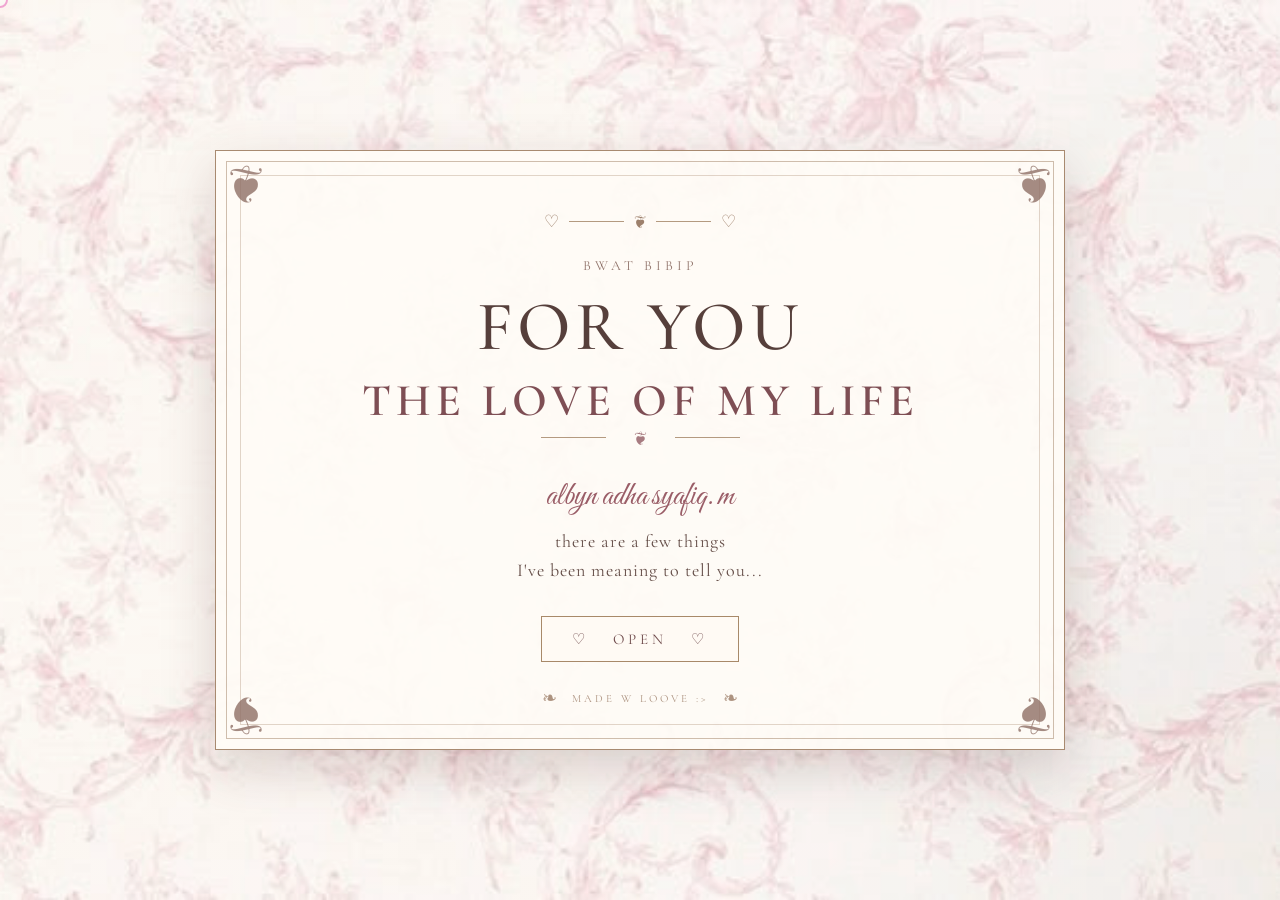
<file: index.html>
<!DOCTYPE html>
<html lang="en">

<head>
    <meta charset="UTF-8">
    <meta name="viewport" content="width=device-width, initial-scale=1.0">

    <title>For You, The Love of My Life</title>

    <!-- Google Fonts -->
    <link rel="preconnect" href="https://fonts.googleapis.com">
    <link rel="preconnect" href="https://fonts.gstatic.com" crossorigin>

    <link
        href="https://fonts.googleapis.com/css2?family=Cormorant+Garamond:wght@400;500;600;700&family=Great+Vibes&display=swap"
        rel="stylesheet"
    >

    <!-- CSS -->
    <link rel="stylesheet" href="style.css">
</head>


<body>

    
    <!-- =========================
         CUSTOM CURSOR
    ========================== -->

    <div class="custom-cursor"></div>


    <!-- =========================
         PAGE 1
    ========================== -->

    <main class="page page1">


        <!-- Main frame -->
        <section class="romance-frame">

            <!-- Corner ornaments -->
            <span class="corner top-left">❦</span>
            <span class="corner top-right">❦</span>

            <span class="corner bottom-left">❦</span>
            <span class="corner bottom-right">❦</span>


            <!-- Top ornament -->
            <div class="ornament">

                <span>♡</span>

                <span class="line"></span>

                <span>❦</span>

                <span class="line"></span>

                <span>♡</span>

            </div>


            <!-- =========================
                 MAIN CONTENT
            ========================== -->

            <div class="opening-content">

                <p class="eyebrow">
                    bwat bibip
                </p>


                <h1>
                    FOR YOU
                    <br>
                    <span>THE LOVE OF MY LIFE</span>
                </h1>


                <div class="divider">
                    <span>❦</span>
                </div>


                <p class="dedication">
                    albyn adha syafiq.m
                </p>


                <p class="message">
                    there are a few things
                    <br>
                    I've been meaning to tell you...
                </p>


                <!-- Open button -->
                <button id="openButton" type="button">
                    ♡ &nbsp; OPEN &nbsp; ♡
                </button>

            </div>


            <!-- Bottom decoration -->
            <div class="bottom-text">

                <span>❧</span>

                <p> made w loOve :> </p>

                <span>❧</span>

            </div>

        </section>

    </main>


    <!-- =========================
         AUDIO
    ========================== -->

    <!-- Click sound -->
    <audio id="clickSound" preload="auto">
        <source src="clicksound.mp3" type="audio/mpeg">
    </audio>


    <!-- La Vie En Rose -->
    <audio id="backgroundMusic" loop preload="auto">
        <source src="la-vie-en-rose.mp3" type="audio/mpeg">
    </audio>


    <!-- JAVASCRIPT -->
    <script src="script.js"></script>

</body>

</html>
</file>
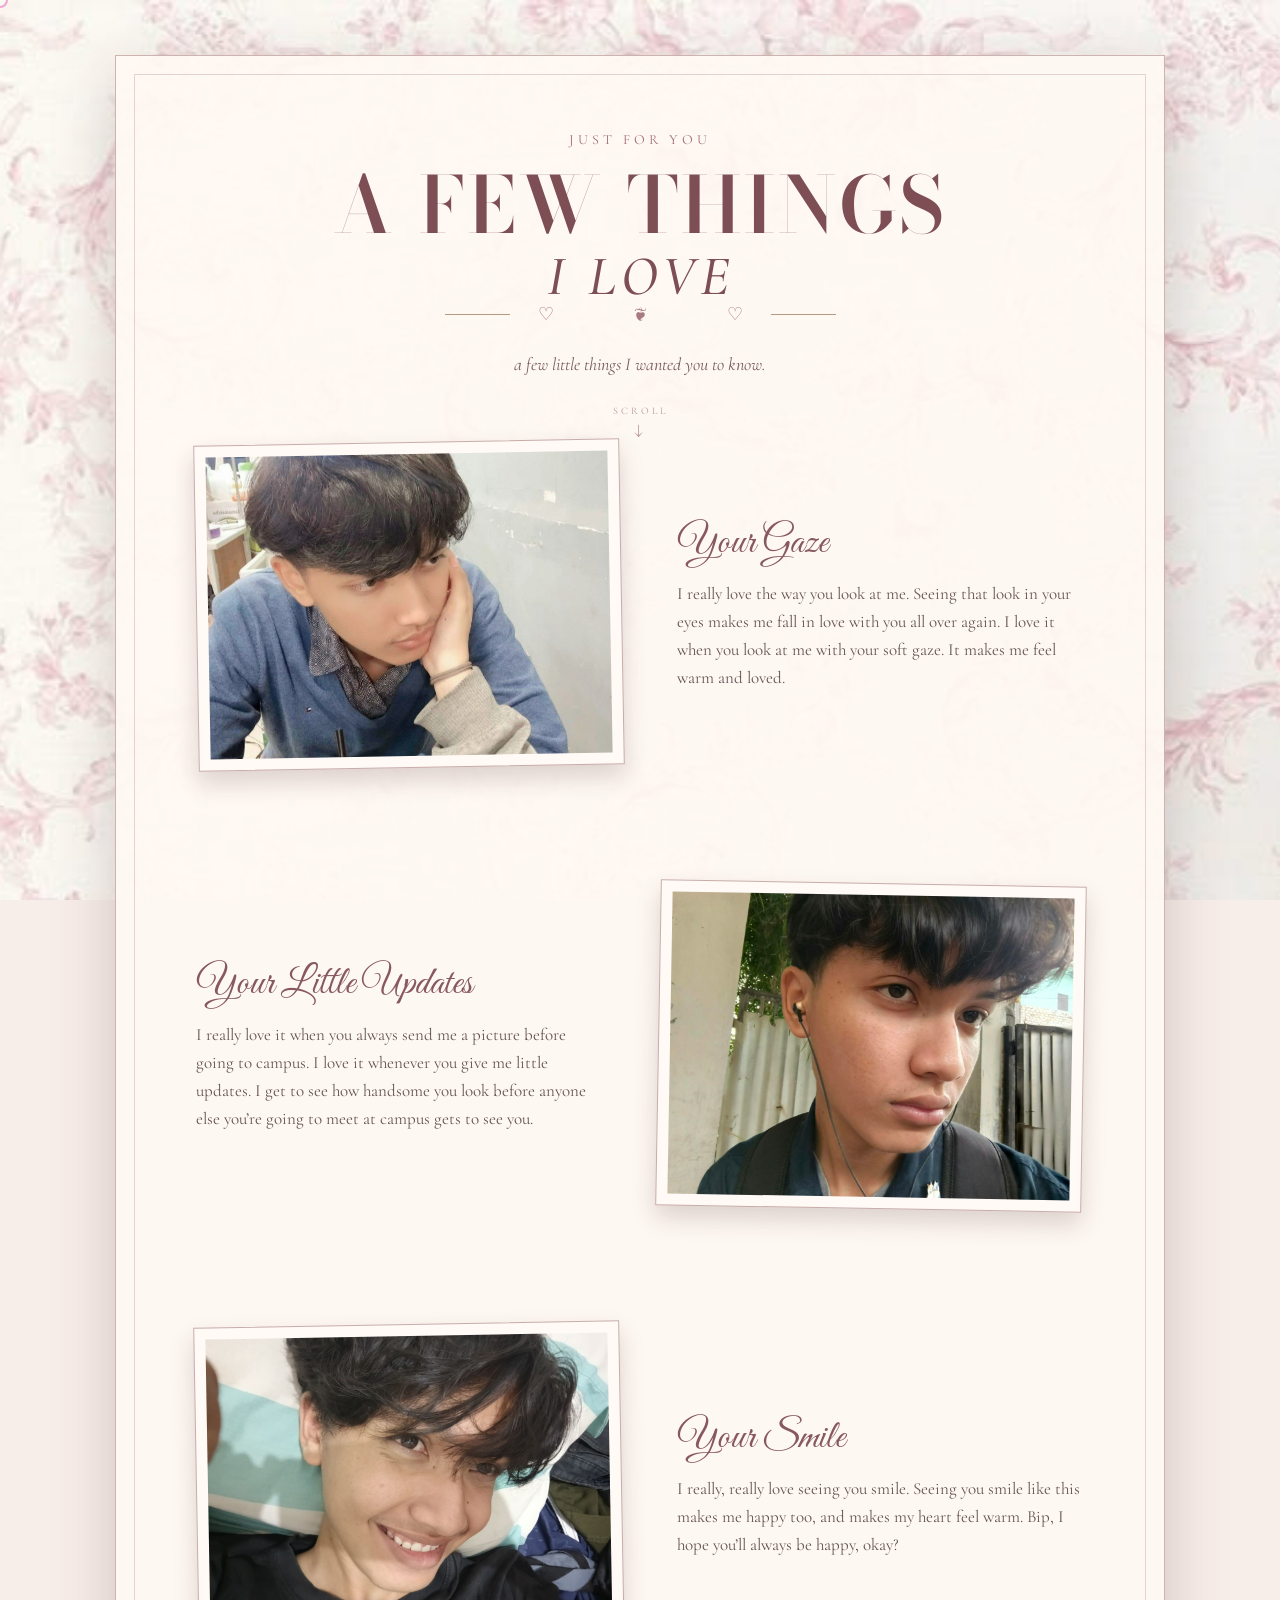
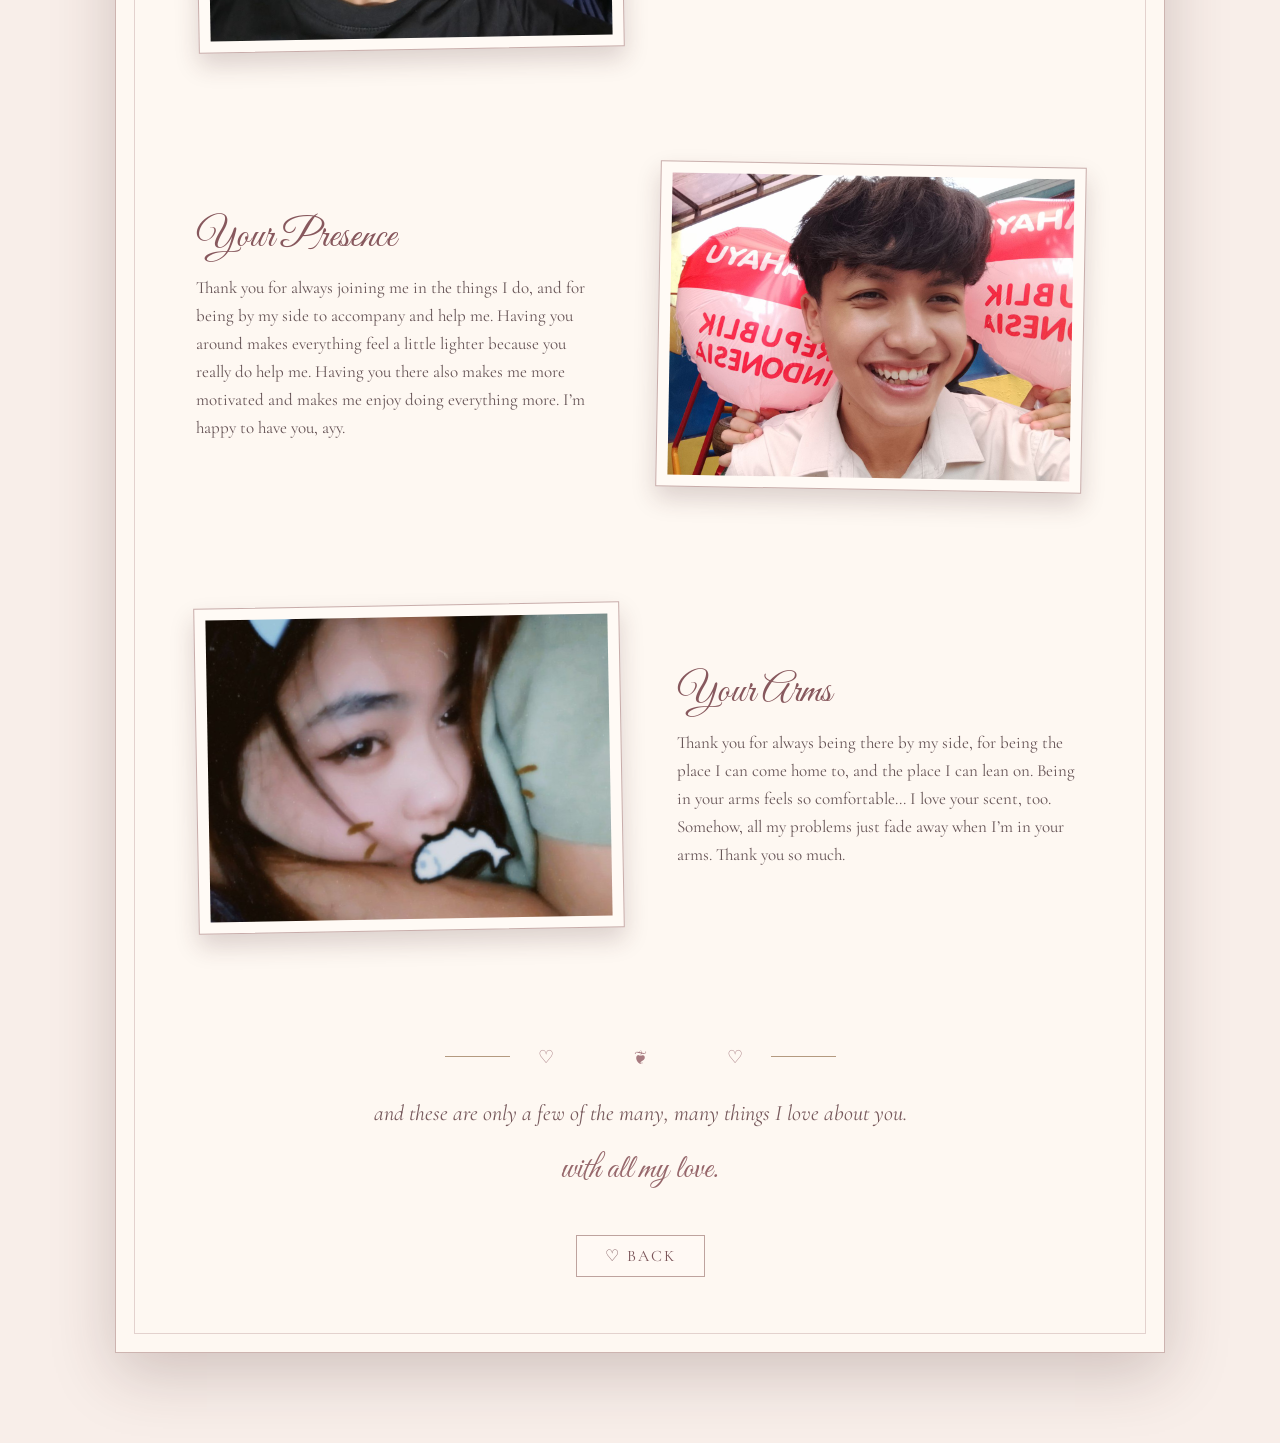
<file: page2.html>
<!DOCTYPE html>
<html lang="en">
<head>
    <meta charset="UTF-8">
    <meta name="viewport" content="width=device-width, initial-scale=1.0">

    <title>A Few Things I Love</title>

    <link rel="preconnect" href="https://fonts.googleapis.com">
    <link rel="preconnect" href="https://fonts.gstatic.com" crossorigin>

   <link href="https://fonts.googleapis.com/css2?family=Bodoni+Moda:opsz,wght@6..96,500;6..96,600;6..96,700&family=Cormorant+Garamond:ital,wght@0,400;0,500;1,400;1,500&family=Great+Vibes&display=swap" rel="stylesheet">

    <link rel="stylesheet" href="style.css">
</head>

<body class="page2-body">

    <div class="custom-cursor"></div>

    <main class="page2">

        <div class="page2-card">

            <header class="page2-header">

                <p class="eyebrow">
                    JUST FOR YOU
                </p>

                <h1>
                    A FEW THINGS
                    <span>I LOVE</span>
                </h1>

                <div class="divider">
                    <span>♡</span>
                    <span></span>
                    <span>❦</span>
                    <span></span>
                    <span>♡</span>
                </div>

                <p class="intro">
                    a few little things I wanted you to know.
                </p>

                <div class="scroll-hint">
                    <span>SCROLL</span>
                    <span>↓</span>
                </div>

            </header>


            <!-- 1 -->

            <section class="love-item">

                <div class="photo-box">
                    <img src="lookatme.jpg" alt="Look at me">
                </div>

                <div class="love-text">

                    <h2>
                        Your Gaze
                    </h2>

                    <p>
                        I really love the way you look at me. Seeing that look in your eyes makes me fall in love with you all over again. I love it when you look at me with your soft gaze. It makes me feel warm and loved.
                    </p>

                </div>

            </section>


            <!-- 2 -->

            <section class="love-item reverse">

                <div class="photo-box">
                    <img src="beforecampus.jpg" alt="Before campus">
                </div>

                <div class="love-text">

                    <h2>
                        Your Little Updates
                    </h2>

                    <p>
                        I really love it when you always send me a picture before going to campus. I love it whenever you give me little updates. I get to see how handsome you look before anyone else you’re going to meet at campus gets to see you.
                    </p>

                </div>

            </section>


            <!-- 3 -->

            <section class="love-item">

                <div class="photo-box">
                    <img src="Smile.jpg" alt="Your smile">
                </div>

                <div class="love-text">

                    <h2>
                        Your Smile
                    </h2>

                    <p>
                        I really, really love seeing you smile. Seeing you smile like this makes me happy too, and makes my heart feel warm. Bip, I hope you’ll always be happy, okay?
                    </p>

                </div>

            </section>


            <!-- 4 -->

            <section class="love-item reverse">

                <div class="photo-box">
                    <img src="wme.jpg" alt="With me">
                </div>

                <div class="love-text">

                    <h2>
                        Your Presence
                    </h2>

                    <p>
                        Thank you for always joining me in the things I do, and for being by my side to accompany and help me. Having you around makes everything feel a little lighter because you really do help me. Having you there also makes me more motivated and makes me enjoy doing everything more. I’m happy to have you, ayy.
                    </p>

                </div>

            </section>


            <!-- 5 -->

            <section class="love-item">

                <div class="photo-box">
                    <img src="hugme.jpg" alt="Hug me">
                </div>

                <div class="love-text">

                    <h2>
                        Your Arms
                    </h2>

                    <p>
                        Thank you for always being there by my side, for being the place I can come home to, and the place I can lean on. Being in your arms feels so comfortable... I love your scent, too. Somehow, all my problems just fade away when I’m in your arms. Thank you so much.
                    </p>

                </div>

            </section>


            <!-- END -->

            <section class="ending">

                <div class="divider">
                    <span>♡</span>
                    <span></span>
                    <span>❦</span>
                    <span></span>
                    <span>♡</span>
                </div>

                <p>
                    and these are only a few of the many, many things I love about you.
                </p>

                <span class="signature">
                    with all my love.
                </span>

            </section>


            <div class="back-area">
                <a href="index.html" id="backButton">
                    ♡ BACK
                </a>
            </div>

        </div>

    </main>


    <audio id="backgroundMusic" loop>
        <source src="la-vie-en-rose.mp3" type="audio/mpeg">
    </audio>

    <audio id="clickSound" preload="auto">
        <source src="clicksound.mp3" type="audio/mpeg">
    </audio>


    <script src="script.js"></script>

</body>
</html>
</file>
<file: style.css>
/* =========================================
   RESET
========================================= */

* {
    margin: 0;
    padding: 0;
    box-sizing: border-box;
}


/* =========================================
   HTML & BODY
========================================= */

html,
body {
    width: 100%;
    height: 100%;
}

body {
    font-family: "Cormorant Garamond", serif;

    color: #59413b;

    overflow: hidden;

    /* Custom cursor */
    cursor: none;
}


/* =========================================
   MAIN PAGE
========================================= */

.page {
    width: 100%;
    height: 100vh;

    min-height: 650px;

    position: relative;

    display: flex;
    align-items: center;
    justify-content: center;

    overflow: hidden;

    /*
       BACKGROUND UTAMA
       File: background1.jpg
    */

    background-image:
        linear-gradient(
            rgba(255, 245, 245, 0.12),
            rgba(255, 245, 245, 0.12)
        ),
        url("background1.jpg");

    background-size: cover;
    background-position: center;
    background-repeat: no-repeat;
}


/* =========================================
   SOFT OVERLAY
========================================= */

.page::before {
    content: "";

    position: absolute;
    inset: 0;

    background:
        rgba(255, 245, 245, 0.12);

    pointer-events: none;

    z-index: 0;
}

/* =========================================
   MAIN ROMANCE FRAME
========================================= */

.romance-frame {
    width: min(850px, 86vw);

    height: min(600px, 82vh);

    min-height: 500px;

    position: relative;

    display: flex;

    flex-direction: column;

    align-items: center;

    justify-content: space-between;

    padding: 60px 70px 40px;

    /*
       Ivory paper effect
    */

    background:
        rgba(255, 252, 247, 0.93);

    border: 1px solid #a88a70;

    outline:
        1px solid rgba(168, 138, 112, 0.55);

    outline-offset: -12px;

    box-shadow:
        0 18px 50px rgba(99, 66, 66, 0.22);

    z-index: 5;
}


/* =========================================
   INNER FRAME
========================================= */

.romance-frame::before {
    content: "";

    position: absolute;

    top: 24px;
    left: 24px;
    right: 24px;
    bottom: 24px;

    border:
        1px solid rgba(168, 138, 112, 0.35);

    pointer-events: none;
}


/* =========================================
   CORNER ORNAMENTS
========================================= */

.corner {
    position: absolute;

    color: #8f7066;

    font-size: 50px;

    opacity: 0.8;

    z-index: 5;
}

.top-left {
    top: 3px;
    left: 12px;
}

.top-right {
    top: 3px;
    right: 12px;

    transform: scaleX(-1);
}

.bottom-left {
    bottom: 3px;
    left: 12px;

    transform: scaleY(-1);
}

.bottom-right {
    bottom: 3px;
    right: 12px;

    transform: rotate(180deg);
}


/* =========================================
   TOP ORNAMENT
========================================= */

.ornament {
    display: flex;

    align-items: center;

    gap: 10px;

    color: #9d806c;

    font-size: 17px;

    z-index: 3;
}

.line {
    width: 55px;

    height: 1px;

    background: #b49a80;
}


/* =========================================
   OPENING CONTENT
========================================= */

.opening-content {
    text-align: center;

    display: flex;

    flex-direction: column;

    align-items: center;

    z-index: 3;
}


/* =========================================
   JUST FOR YOU
========================================= */

.eyebrow {
    margin-bottom: 20px;

    font-size: 14px;

    text-transform: uppercase;

    letter-spacing: 4px;

    color: #92756c;
}


/* =========================================
   MAIN TITLE
========================================= */

h1 {
    font-size: clamp(42px, 6vw, 70px);

    line-height: 0.95;

    font-weight: 500;

    letter-spacing: 4px;

    color: #563f3b;
}

h1 span {
    display: inline-block;

    margin-top: 8px;

    font-size: 0.65em;

    font-weight: 600;

    letter-spacing: 5px;

    color: #7e4e54;
}


/* =========================================
   DIVIDER
========================================= */

.divider {
    display: flex;

    align-items: center;

    margin: 25px 0 15px;

    color: #9d806c;
}

.divider::before,
.divider::after {
    content: "";

    width: 65px;

    height: 1px;

    background: #b49a80;
}

.divider span {
    margin: 0 12px;

    font-size: 18px;
}


/* =========================================
   DEDICATION
========================================= */

.dedication {
    font-family: "Great Vibes", cursive;

    font-size: 32px;

    color: #9a5d67;

    margin-bottom: 10px;
}


/* =========================================
   MESSAGE
========================================= */

.message {
    font-size: 18px;

    line-height: 1.6;

    letter-spacing: 1px;

    color: #654e48;
}


/* =========================================
   OPEN BUTTON
========================================= */

#openButton {
    margin-top: 32px;

    padding: 13px 30px;

    font-family: "Cormorant Garamond", serif;

    font-size: 15px;

    letter-spacing: 4px;

    color: #704c4d;

    background:
        rgba(255, 250, 245, 0.95);

    border:
        1px solid #a88969;

    cursor: none;

    transition:
        transform 0.3s ease,
        background 0.3s ease,
        letter-spacing 0.3s ease,
        box-shadow 0.3s ease;
}

#openButton:hover {
    background: #fffdf9;

    transform: translateY(-3px);

    letter-spacing: 5px;

    box-shadow:
        0 8px 20px rgba(112, 76, 77, 0.16);
}

#openButton:active {
    transform: translateY(0);
}


/* =========================================
   BOTTOM TEXT
========================================= */

.bottom-text {
    display: flex;

    align-items: center;

    gap: 15px;

    color: #9f816c;

    opacity: 0.85;

    z-index: 3;
}

.bottom-text p {
    font-size: 11px;

    text-transform: uppercase;

    letter-spacing: 3px;
}

.bottom-text span {
    font-size: 18px;
}


/* =========================================
   CUSTOM WHITE CURSOR
========================================= */

.custom-cursor {
    position: fixed;

    width: 11px;
    height: 11px;

    background: #ffffff;

    border-radius: 50%;

    border:
        1px solid rgba(255, 255, 255, 0.95);

    box-shadow:
        0 0 6px rgba(255, 255, 255, 1),
        0 0 13px rgba(255, 220, 230, 0.9);

    pointer-events: none;

    transform:
        translate(-50%, -50%);

    z-index: 9999;
}


/* =========================================
   CURSOR SPARKLE
========================================= */

.cursor-sparkle {
    position: fixed;

    pointer-events: none;

    color: #ffffff;

    font-size: 13px;

    z-index: 9998;

    transform:
        translate(-50%, -50%);

    animation:
        sparkleFade 0.7s ease-out forwards;
}


@keyframes sparkleFade {

    0% {
        opacity: 0;

        transform:
            translate(-50%, -50%)
            scale(0.3)
            rotate(0deg);
    }

    25% {
        opacity: 1;
    }

    100% {
        opacity: 0;

        transform:
            translate(
                calc(-50% + var(--sparkle-x)),
                calc(-50% + var(--sparkle-y))
            )
            scale(1.4)
            rotate(45deg);
    }
}


/* =========================================
   MOBILE
========================================= */

@media (max-width: 600px) {

    body {
        cursor: auto;
    }

    .custom-cursor,
    .cursor-sparkle {
        display: none;
    }


    .page {
        min-height: 600px;
    }


    .romance-frame {
        width: 90vw;

        height: 78vh;

        min-height: 500px;

        padding:
            50px 25px 35px;
    }


    .romance-frame::before {
        top: 18px;
        left: 18px;
        right: 18px;
        bottom: 18px;
    }


    .corner {
        font-size: 35px;
    }


    .branch {
        transform: scale(0.7);
    }


    .line {
        width: 30px;
    }


    .eyebrow {
        font-size: 10px;

        letter-spacing: 3px;
    }


    h1 {
        font-size: 40px;
    }


    h1 span {
        font-size: 0.62em;

        letter-spacing: 3px;
    }


    .dedication {
        font-size: 27px;
    }


    .message {
        font-size: 16px;
    }


    #openButton {
        padding: 12px 23px;
    }
}


/* ==============================
   PAGE 2
============================== */

.page2-body {
    min-height: 100vh;

    overflow-x: hidden;
    overflow-y: auto;
}

.page2 {
    min-height: 100vh;

    display: flex;
    justify-content: center;

    padding: 55px 20px 90px;
}

.page2-card {
    width: min(1050px, 94vw);

    background: rgba(255, 249, 244, 0.92);

    border: 1px solid rgba(145, 96, 96, 0.45);

    box-shadow:
        0 20px 60px rgba(67, 36, 38, 0.22);

    padding: 75px 80px;

    position: relative;
}

.page2-card::before {
    content: "";

    position: absolute;

    inset: 18px;

    border: 1px solid rgba(145, 96, 96, 0.25);

    pointer-events: none;
}

/* ==========================================
   PAGE 2 TITLE — FINAL
========================================== */

body {
    font-family: "Cormorant Garamond", serif;

    color: #6f565a;

    background:
        url("background1.jpg")
        center center / cover
        fixed no-repeat;

    background-color: #f8eee9;
}

.page2-header {
    width: 100%;
    text-align: center;
    margin-left: auto;
    margin-right: auto;
}

.page2-header .eyebrow {
    text-align: center;
    color: #a16e73;
}

.page2-header h1 {
    width: 100%;
    margin: 0 auto;

    font-family: "Bodoni Moda", serif;
    font-size: clamp(48px, 7vw, 78px);
    font-weight: 600;

    line-height: 0.95;
    letter-spacing: 3px;
    text-transform: uppercase;

    text-align: center;

    /* SATU WARNA */
    color: #7d4e54 !important;
}

.page2-header h1 span {
    display: block;
    width: 100%;

    margin: 8px auto 0;

    font-family: "Cormorant Garamond", serif;
    font-size: clamp(38px, 5vw, 56px);
    font-weight: 500;
    font-style: italic;

    letter-spacing: 5px;
    text-transform: uppercase;

    text-align: center;

    /* WARNA SAMA */
    color: #7d4e54 !important;
}

.page2-header .divider {
    display: flex;
    justify-content: center;
    align-items: center;

    width: 100%;
    margin-left: auto;
    margin-right: auto;
}

.page2-header .intro {
    width: 100%;
    text-align: center;
    margin-left: auto;
    margin-right: auto;
}

.page2-header .scroll-hint {
    width: 100%;
    text-align: center;
    align-items: center;
}

.intro {
    font-family: "Cormorant Garamond", serif;

    font-size: 18px;

    font-style: italic;

    color: #795c60;
}

.scroll-hint {
    margin-top: 30px;

    display: flex;
    flex-direction: column;
    align-items: center;

    font-family: "Cormorant Garamond", serif;

    font-size: 10px;

    letter-spacing: 3px;

    color: #9b7074;

    opacity: 0.7;
}

.scroll-hint span:last-child {
    font-size: 21px;

    animation: scrollDown 1.5s ease-in-out infinite;
}

@keyframes scrollDown {
    0%, 100% {
        transform: translateY(0);
        opacity: 0.4;
    }

    50% {
        transform: translateY(7px);
        opacity: 1;
    }
}


/* ==============================
   LOVE ITEMS
============================== */

.love-item {
    width: 100%;

    display: flex;

    align-items: center;

    gap: 55px;

    margin-bottom: 115px;

    position: relative;

    z-index: 2;
}

.love-item.reverse {
    flex-direction: row-reverse;
}

.photo-box {
    width: 48%;

    flex-shrink: 0;

    padding: 11px;

    background: #fffaf5;

    border: 1px solid rgba(145, 96, 96, 0.5);

    box-shadow:
        0 12px 25px rgba(67, 36, 38, 0.18);

    transform: rotate(-1deg);

    transition: 0.4s ease;
}

.reverse .photo-box {
    transform: rotate(1deg);
}

.photo-box:hover {
    transform: rotate(0deg) translateY(-4px);
}

.photo-box img {
    width: 100%;

    display: block;

    aspect-ratio: 4 / 3;

    object-fit: cover;
}

.love-text {
    flex: 1;
}

.love-text h2 {
    font-family: "Great Vibes", cursive;

    font-size: 40px;

    font-weight: 400;

    color: #87585d;

    margin-bottom: 12px;
}

.love-text p {
    font-family: "Cormorant Garamond", serif;

    font-size: 17px;

    line-height: 1.65;

    color: #665456;
}


/* ==============================
   ENDING
============================== */

/* divider */

.divider {
    width: 100%;

    display: flex;
    align-items: center;
    justify-content: center;

    gap: 16px;

    margin: 0 auto 28px;

    text-align: center;
}

.divider::before
.divider::after {
    content: "";

    width: 55px;
    height: 1px;

    background: #b99195;

    flex: 0 0 55px;
}

.divider span {
    color: #a77b80;
}


.ending {
    max-width: 720px;

    margin: 20px auto 0;

    text-align: center;

    position: relative;
    z-index: 2;
}

.ending p {
    font-family: "Cormorant Garamond", serif;

    font-size: 22px;

    line-height: 1.6;

    font-style: italic;

    color: #76585b;
}

.signature {
    display: block;

    margin-top: 18px;

    font-family: "Great Vibes", cursive;

    font-size: 33px;

    color: #96676b;
}

.back-area {
    text-align: center;

    margin-top: 45px;

    position: relative;
    z-index: 3;
}

#backButton {
    display: inline-block;

    padding: 10px 28px;

    border: 1px solid rgba(137, 93, 88, 0.55);

    background: rgba(255, 250, 245, 0.85);

    text-decoration: none;

    font-family: "Cormorant Garamond", serif;

    font-size: 16px;

    letter-spacing: 2px;

    color: #795357;

    transition: 0.3s ease;
}

#backButton:hover {
    background: #f0d7d5;

    transform: translateY(-2px);
}


/* ==============================
   MOBILE
============================== */

@media (max-width: 800px) {

    .page1 {
        padding: 15px;
    }

    .page1-card {
        min-height: 620px;

        padding: 55px 30px;
    }

    .page2 {
        padding: 15px 10px 60px;
    }

    .page2-card {
        padding: 55px 35px;
    }

    .love-item,
    .love-item.reverse {
        flex-direction: column;

        gap: 30px;

        margin-bottom: 85px;
    }

    .photo-box {
        width: 78%;
    }

    .love-text {
        width: 85%;

        text-align: center;
    }

    .love-text h2 {
        text-align: center;
    }

    .love-text p {
        text-align: center;
    }
}

@media (max-width: 600px) {

    .page1 {
        padding: 8px;
    }

    .page1-card {
        width: 96vw;

        min-height: 600px;

        padding: 50px 20px;
    }

    .page1-card::before {
        inset: 10px;
    }

    .page1 h1 {
        font-size: 55px;
    }

    .page1 h1 span {
        font-size: 29px;

        letter-spacing: 1px;
    }

    .message {
        font-size: 17px;
    }

    .page2 {
        padding: 8px 6px 50px;
    }

    .page2-card {
        width: 98vw;

        padding: 50px 20px;
    }

    .page2-card::before {
        inset: 10px;
    }

    .page2-header h1 {
        font-size: 53px;
    }

    .page2-header h1 span {
        font-size: 29px;

        letter-spacing: 1px;
    }

    .photo-box {
        width: 100%;
    }

    .love-text {
        width: 100%;
    }

    .love-text h2 {
        font-size: 34px;
    }

    .love-text p {
        font-size: 15.5px;
    }

    .ending p {
        font-size: 19px;
    }

    .signature {
        font-size: 29px;
    }
}

/* ==========================================
   CUTE CUSTOM CURSOR
========================================== */

* {
    cursor: none !important;
}

.custom-cursor {
    position: fixed;

    width: 16px;
    height: 16px;

    border: 2px solid #f0a5d1;

    background: rgba(255, 255, 255, 0.18);

    border-radius: 50%;

    pointer-events: none;

    z-index: 99999;

    transform: translate(-50%, -50%);

    box-shadow:
        0 0 8px rgba(255, 245, 240, 0.9),
        0 0 16px rgba(255, 220, 220, 0.55);

    transition:
        width 0.15s ease,
        height 0.15s ease,
        background 0.15s ease;
}

.custom-cursor::before {
    content: "✦";

    position: absolute;

    top: -13px;
    left: 8px;

    font-size: 10px;

    color: #fb8ece;

    text-shadow:
        0 0 7px rgba(255, 255, 255, 1);
}


/* sparkle trail */

.cursor-sparkle {
    position: fixed;

    width: 5px;
    height: 5px;

    pointer-events: none;

    z-index: 99998;

    color: #f97fca;

    font-size: 9px;

    line-height: 1;

    transform: translate(-50%, -50%);

    animation: sparkleFade 0.7s ease-out forwards;

    text-shadow:
        0 0 7px white,
        0 0 12px #f5d7d7;
}


@keyframes sparkleFade {

    0% {
        opacity: 1;
        transform:
            translate(-50%, -50%)
            scale(1);
    }

    100% {
        opacity: 0;

        transform:
            translate(-50%, -75%)
            scale(0.2);
    }

}


/* cursor membesar saat hover tombol/link */

button:hover ~ .custom-cursor,
a:hover ~ .custom-cursor {
    width: 21px;
    height: 21px;
}
</file>
